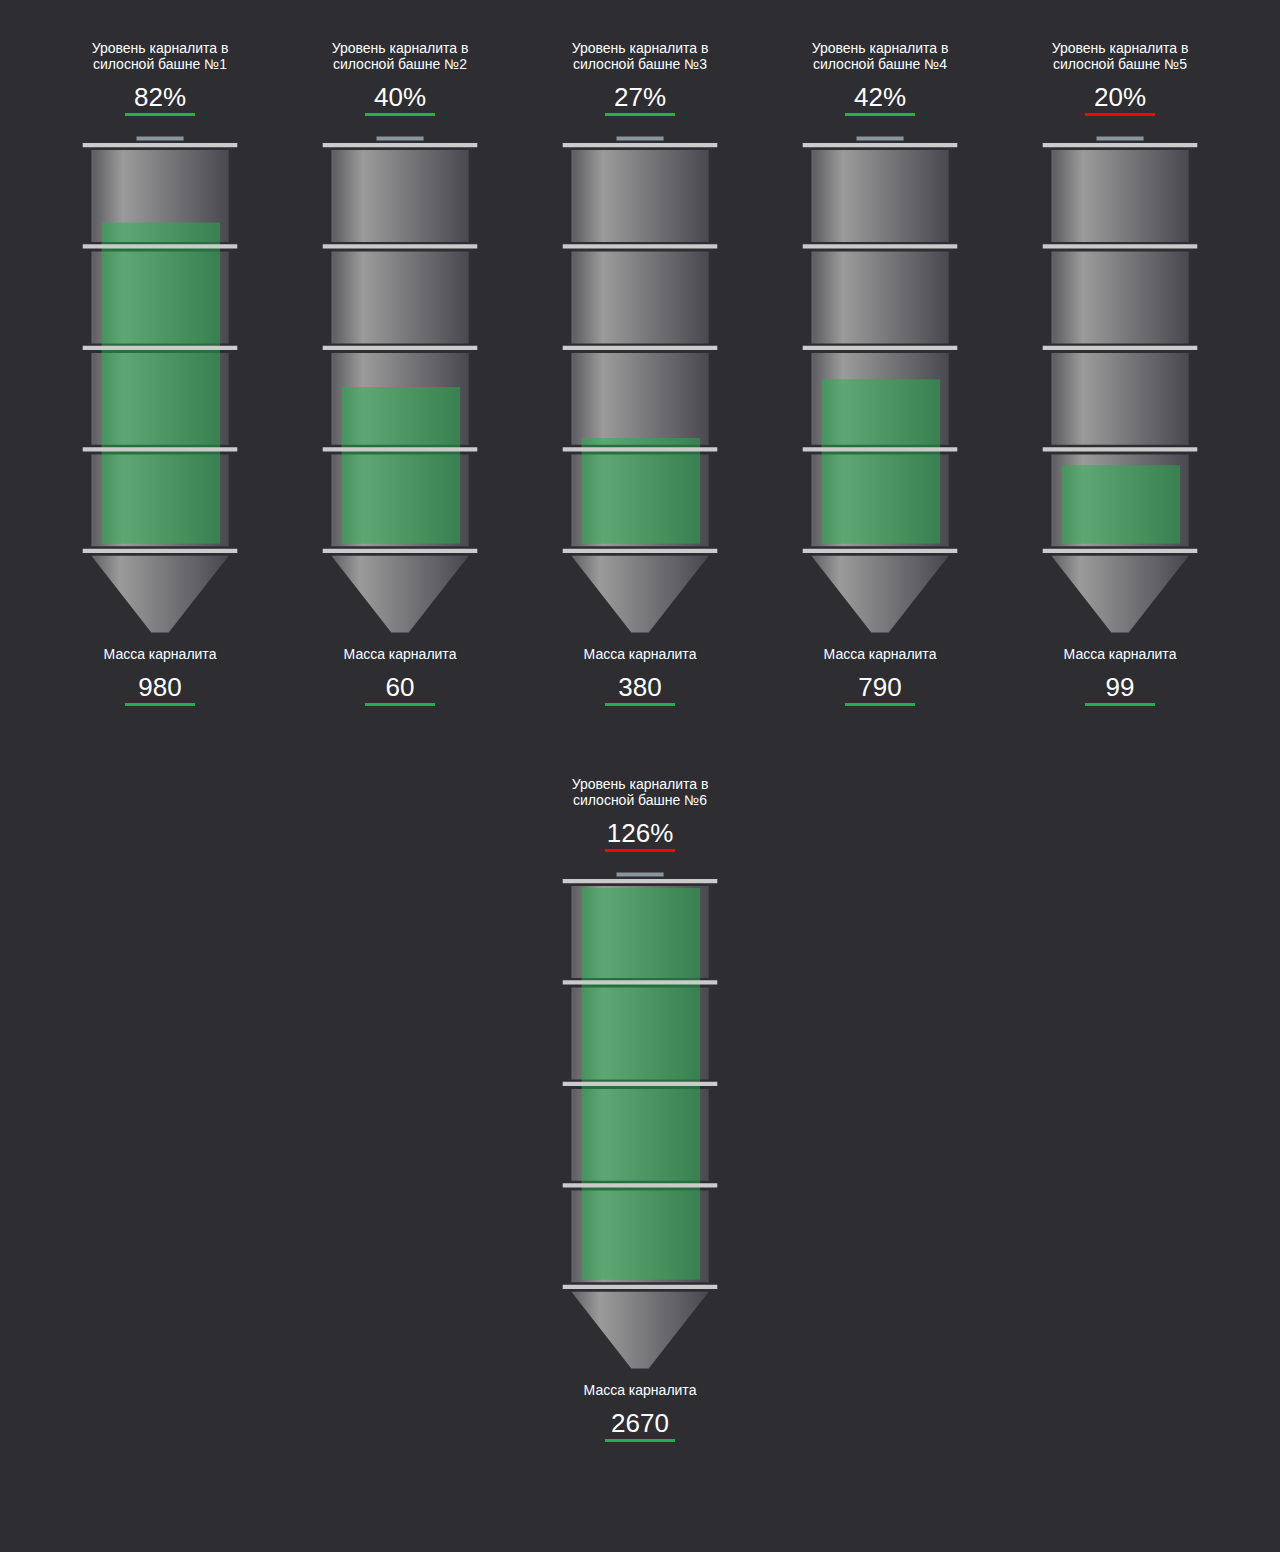
<file: towers/index.html>
<!DOCTYPE html><html lang=en><head><meta charset=utf-8><meta http-equiv=X-UA-Compatible content="IE=edge"><meta name=viewport content="width=device-width,initial-scale=1"><link rel=icon href=/towers/favicon.ico><title>towers</title><link href=/towers/css/app.1e358aaf.css rel=preload as=style><link href=/towers/js/app.6e93e41d.js rel=preload as=script><link href=/towers/js/chunk-vendors.45cae23a.js rel=preload as=script><link href=/towers/css/app.1e358aaf.css rel=stylesheet></head><body><noscript><strong>We're sorry but towers doesn't work properly without JavaScript enabled. Please enable it to continue.</strong></noscript><div id=app></div><script src=/towers/js/chunk-vendors.45cae23a.js></script><script src=/towers/js/app.6e93e41d.js></script></body></html>
</file>
